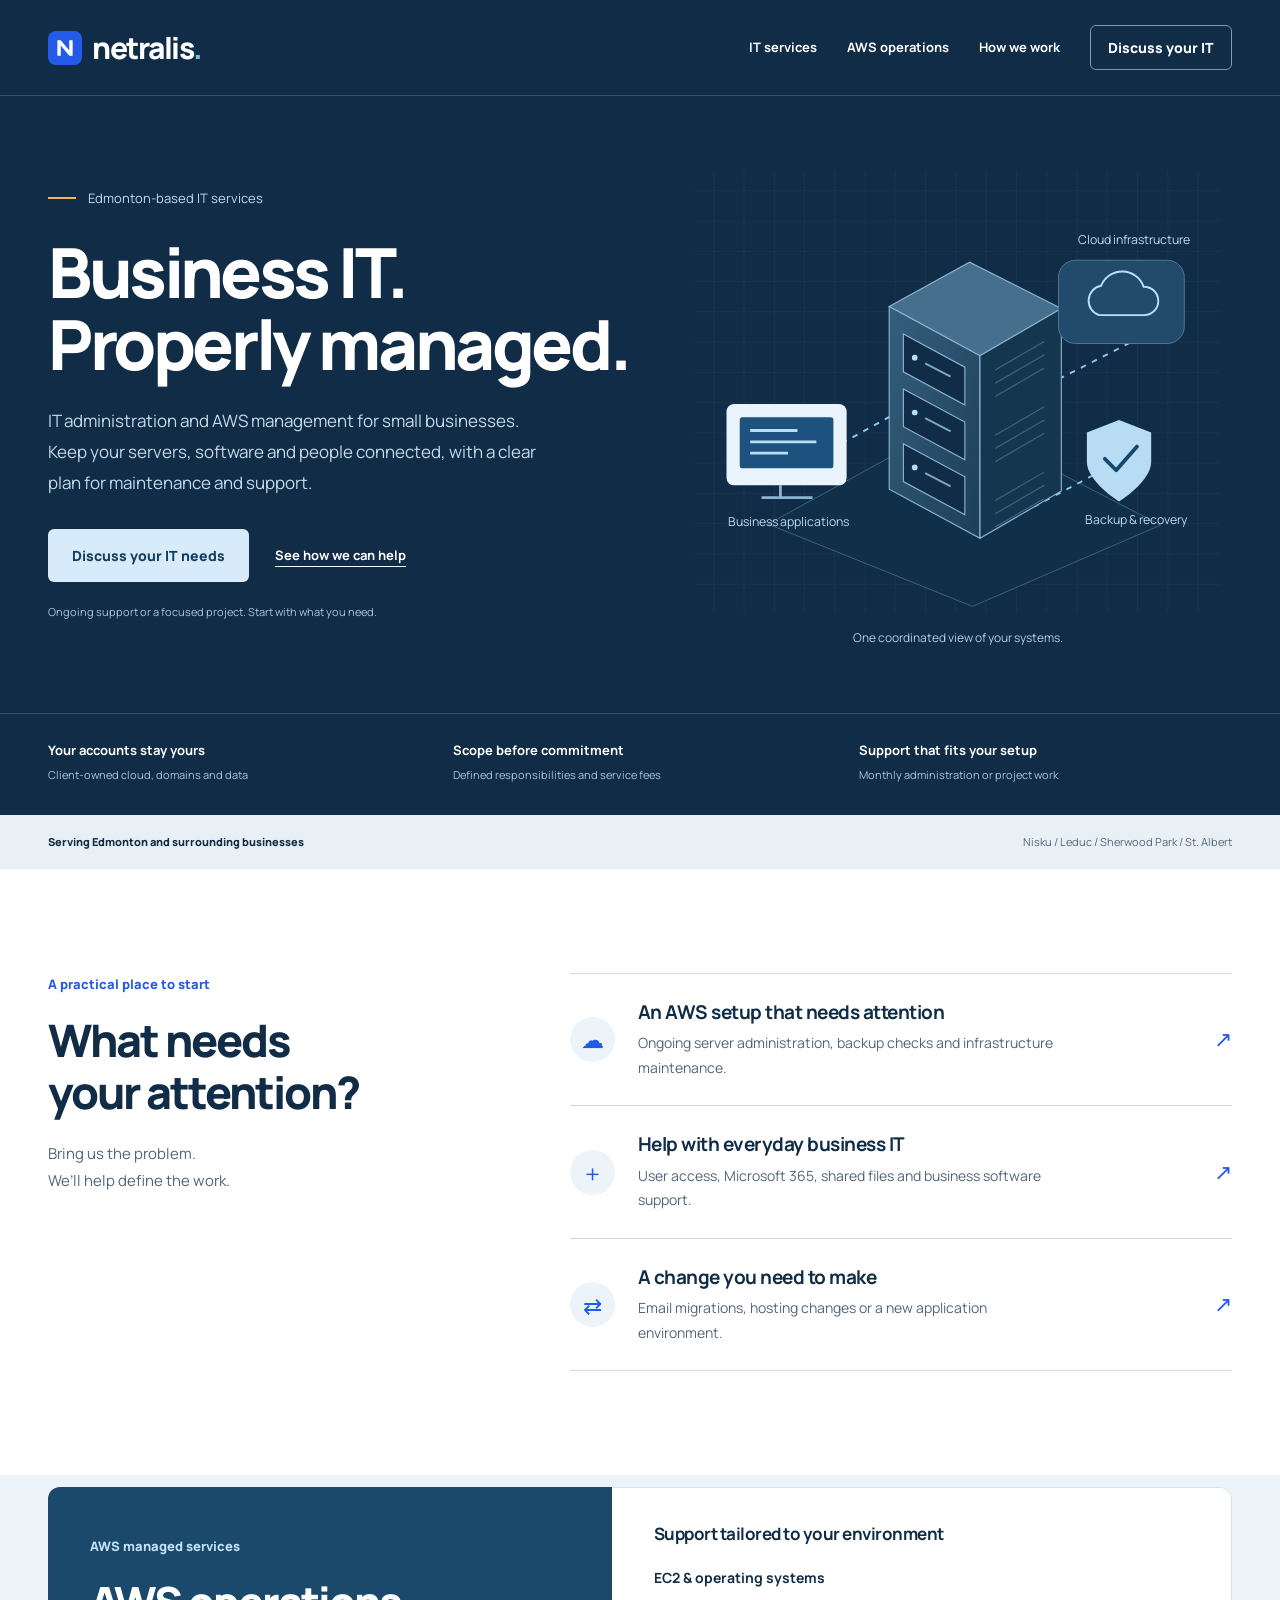
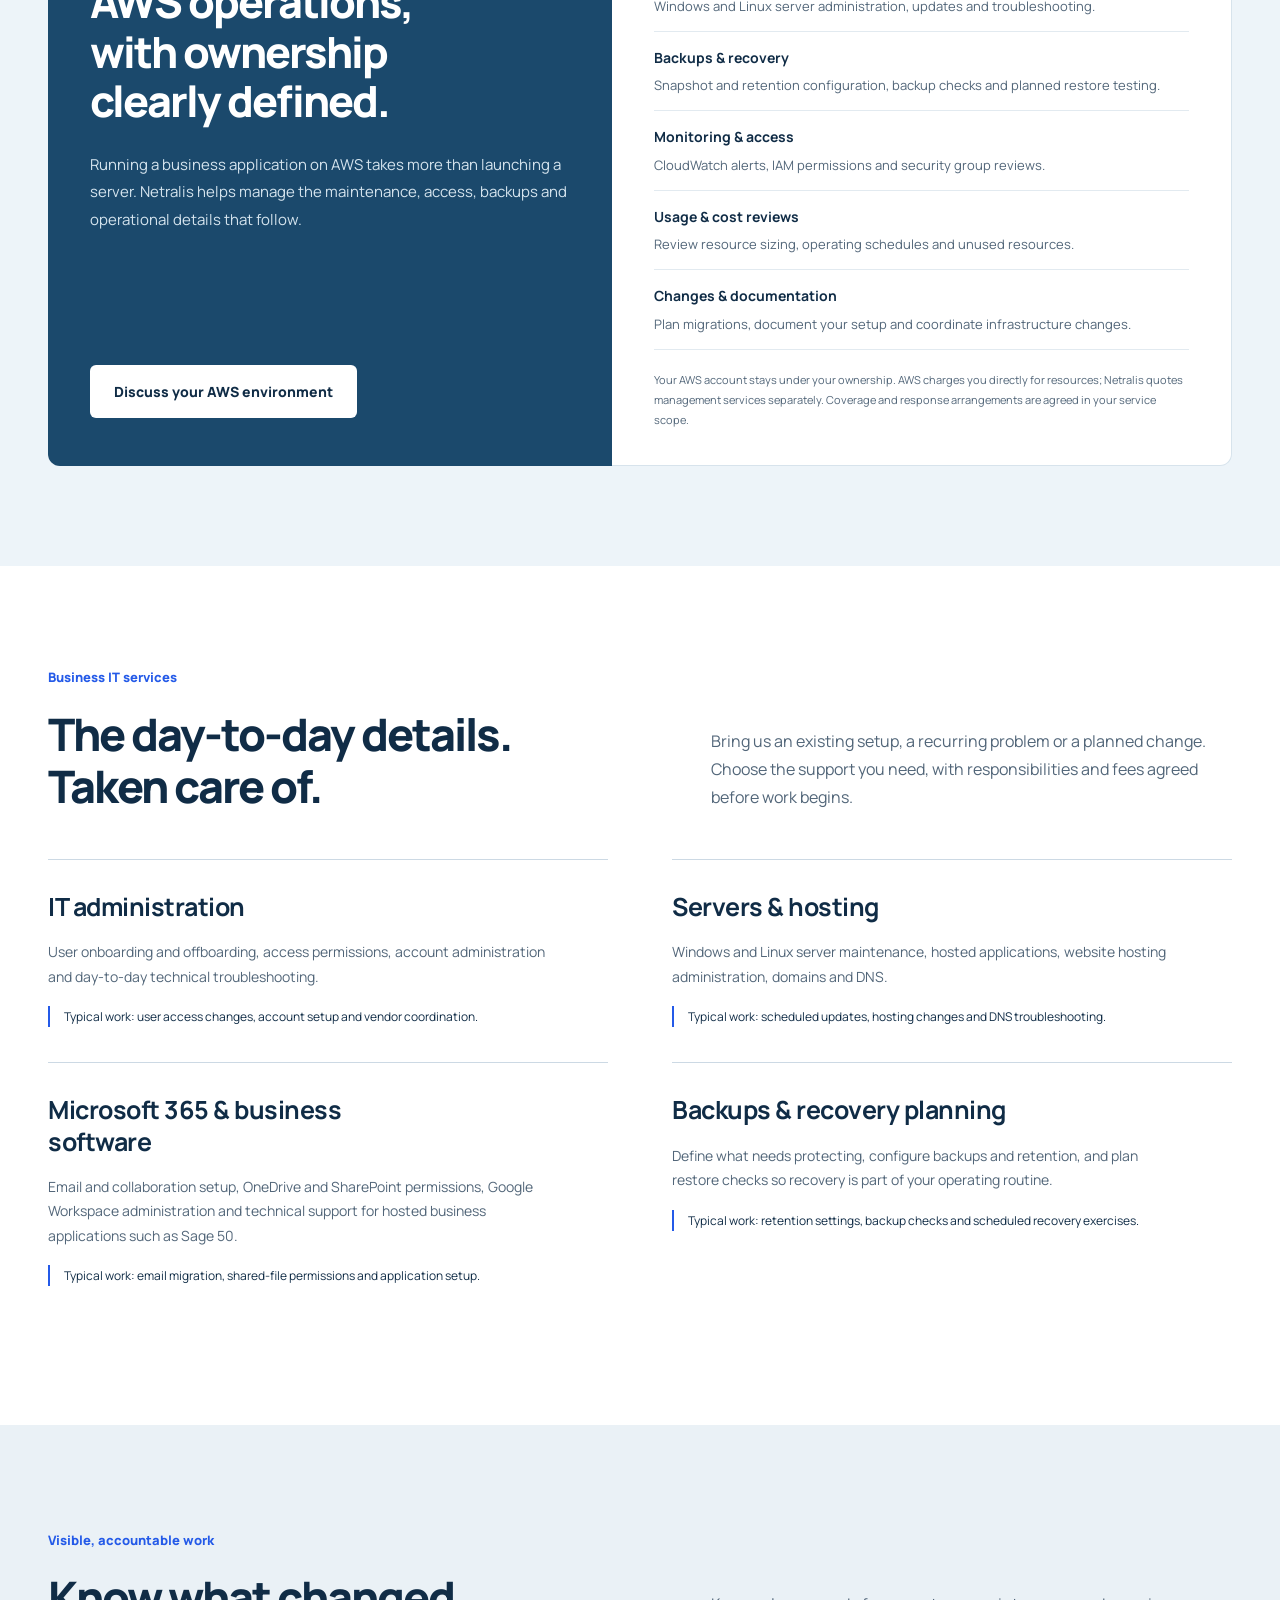
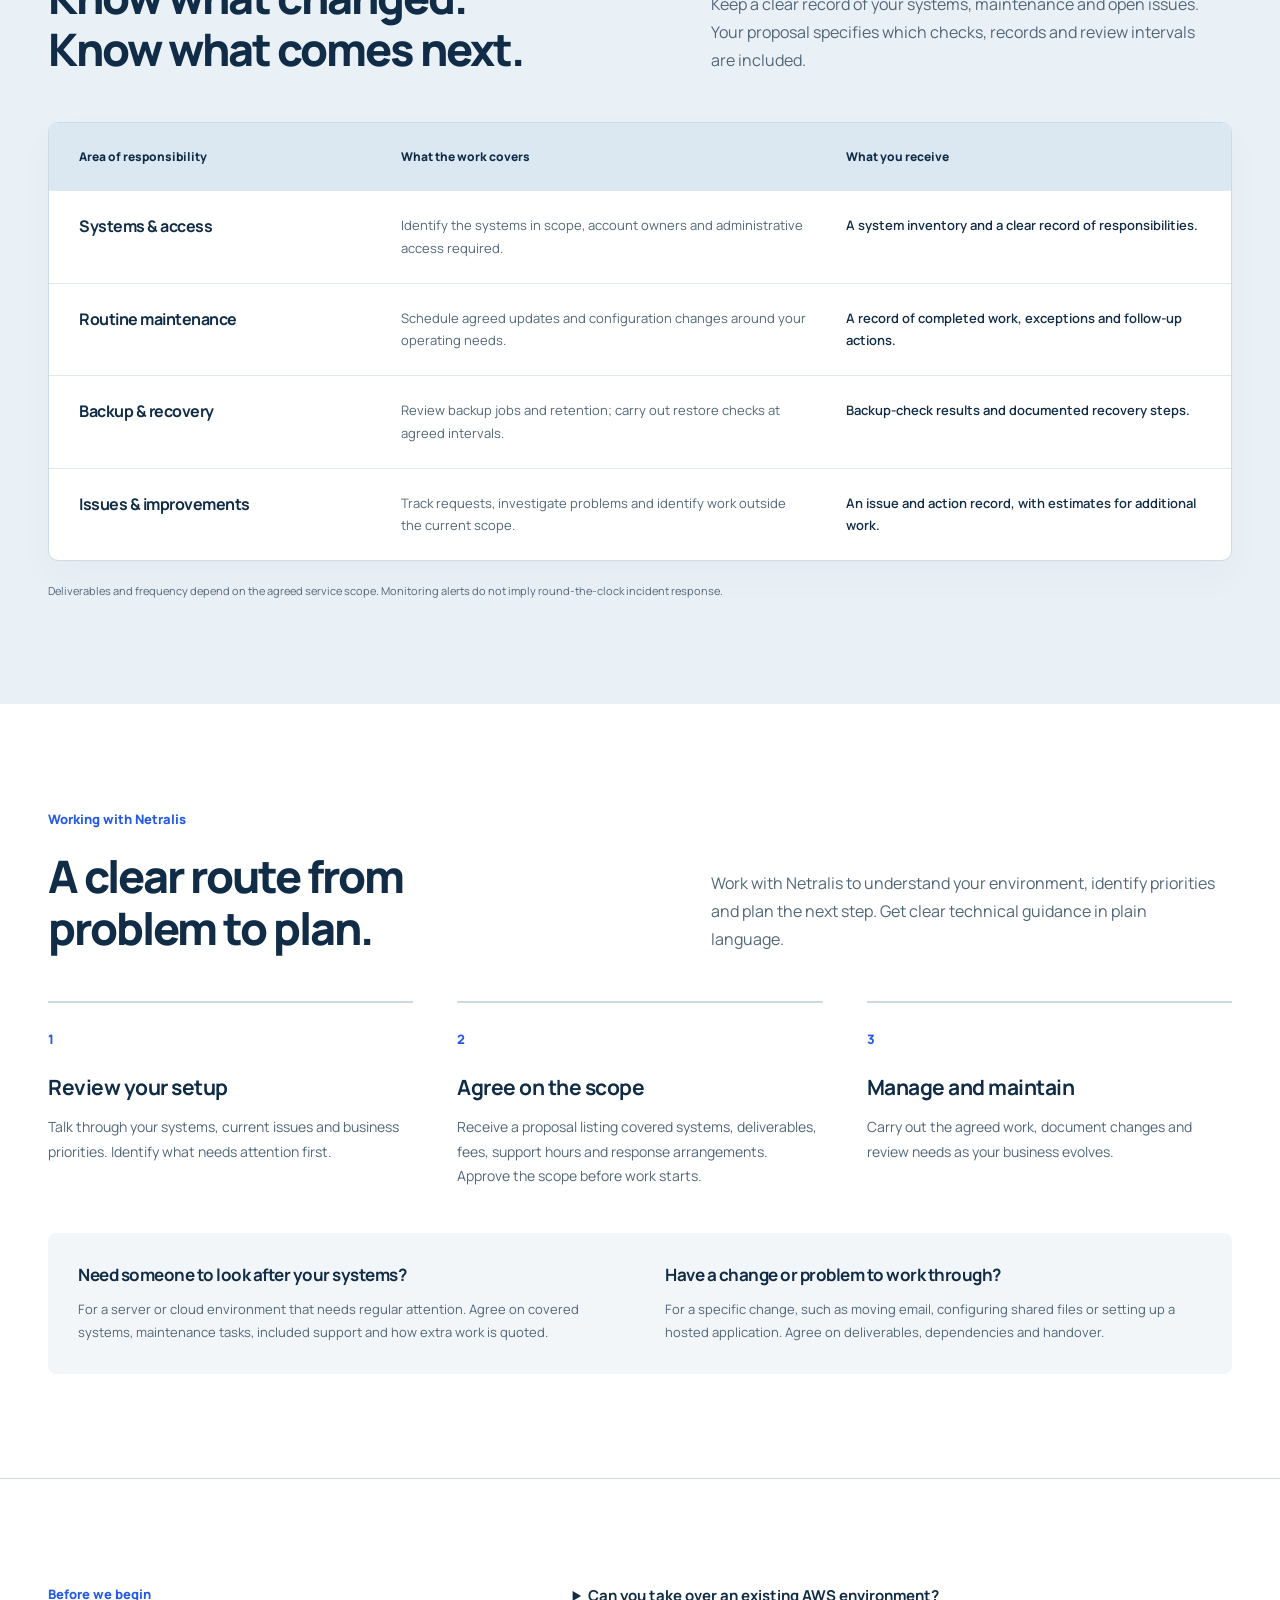
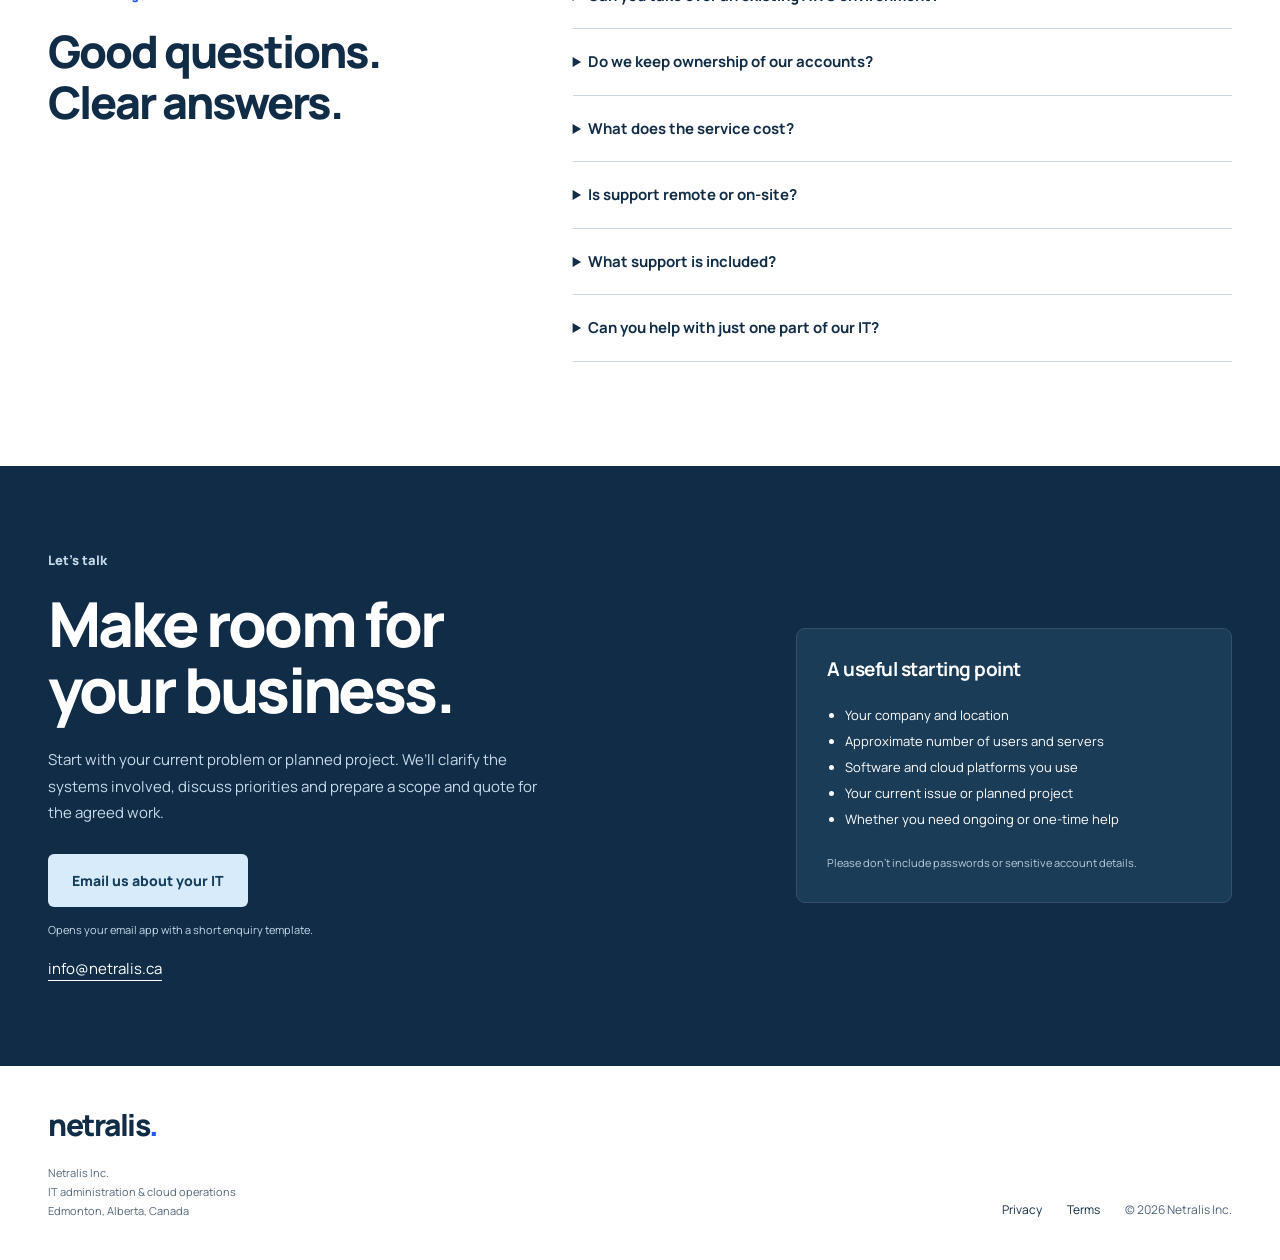
<file: index.html>
<!doctype html>
<html lang="en">
<head>
<meta name="google-site-verification" content="Axuj-FtuDyAu2S4QASSq57omeYWXrvuF9rCHRIwkDIs" />
<meta charset="utf-8"><meta name="viewport" content="width=device-width,initial-scale=1">
<title>IT Support Edmonton &amp; AWS Managed Services | Netralis</title>
<meta name="description" content="IT support and AWS management for Edmonton small businesses. Server maintenance, Microsoft 365 administration and backups, with monthly or project-based service.">
<link rel="canonical" href="https://netralis.ca/">
<meta name="theme-color" content="#102c46">
<meta property="og:locale" content="en_CA"><meta property="og:site_name" content="Netralis"><meta property="og:type" content="website"><meta property="og:title" content="IT Support Edmonton &amp; AWS Managed Services | Netralis"><meta property="og:description" content="IT support and AWS management for Edmonton small businesses. Server maintenance, Microsoft 365 administration and backups, with monthly or project-based service."><meta property="og:url" content="https://netralis.ca/">
<link rel="icon" href="/logo.svg" type="image/svg+xml"><link rel="preconnect" href="https://fonts.googleapis.com"><link rel="preconnect" href="https://fonts.gstatic.com" crossorigin><link href="https://fonts.googleapis.com/css2?family=Manrope:wght@400;500;600;700;800&display=swap" rel="stylesheet"><link rel="stylesheet" href="/styles.css?v=20261112-unified">
<script type="application/ld+json">{"@context":"https://schema.org","@graph":[{"@type":"ProfessionalService","name":"Netralis Inc.","url":"https://netralis.ca/","email":"info@netralis.ca","description":"Edmonton-based IT support, AWS management, server maintenance, Microsoft 365 administration and backup management for small businesses.","address":{"@type":"PostalAddress","addressLocality":"Edmonton","addressRegion":"AB","addressCountry":"CA"},"areaServed":["Edmonton","Nisku","Leduc","Sherwood Park","St. Albert"],"@id":"https://netralis.ca/#business","logo":"https://netralis.ca/logo.svg"},{"@type":"WebSite","@id":"https://netralis.ca/#website","url":"https://netralis.ca/","name":"Netralis","publisher":{"@id":"https://netralis.ca/#business"},"inLanguage":"en-CA"}]}</script>
</head>
<body>
<a class="skip" href="#main">Skip to content</a>
<header class="header"><div class="wrap nav"><a class="brand" href="/" aria-label="Netralis home"><img src="/logo.svg" width="34" height="34" alt="">netralis<span class="brand-dot">.</span></a><nav aria-label="Main navigation"><a href="#services">IT services</a><a href="#aws">AWS operations</a><a href="#approach">How we work</a><a class="button small" href="#contact">Discuss your IT</a></nav></div></header>
<main id="main">
<section class="hero-shell"><div class="hero wrap">
<div class="hero-copy"><p class="location">Edmonton-based IT services</p><h1>Business IT.<br>Properly managed.</h1><p class="intro">IT administration and AWS management for small businesses. Keep your servers, software and people connected, with a clear plan for maintenance and support.</p><div class="actions"><a class="button" href="#contact">Discuss your IT needs</a><a class="text-link" href="#services">See how we can help</a></div><p class="hero-note">Ongoing support or a focused project. Start with what you need.</p></div>
<figure class="infrastructure"><svg viewBox="0 0 580 490" role="img" aria-labelledby="infra-title infra-desc"><title id="infra-title">Your business infrastructure, connected</title><desc id="infra-desc">An illustration connecting cloud infrastructure to servers, business applications and backups. This illustrates service scope, not live monitoring.</desc><defs><pattern id="grid" width="32" height="32" patternUnits="userSpaceOnUse"><path d="M32 0H0V32" fill="none" stroke="#284863" stroke-width=".6"/></pattern><linearGradient id="rack-face" x1="0" x2="1" y1="0" y2="1"><stop stop-color="#355f7d"/><stop offset="1" stop-color="#1d3e59"/></linearGradient></defs><rect x="12" y="12" width="556" height="466" rx="16" fill="url(#grid)"/><path d="M90 385 290 275 505 386 306 472Z" fill="#102f49" stroke="#42647c"/><path d="M111 331 250 254M328 267 473 193M325 391 472 313" fill="none" stroke="#8dc7ef" stroke-width="2" stroke-dasharray="6 7"/>
<g stroke="#8bb4d2" stroke-width="1.2"><path d="m218 155 85-47 97 49-86 50Z" fill="#466f8d"/><path d="m218 155 96 52v193l-96-52Z" fill="url(#rack-face)"/><path d="m314 207 86-50v193l-86 50Z" fill="#15364f"/><path d="m233 184 65 35v40l-65-35Z" fill="#102c46"/><path d="m233 242 65 35v40l-65-35Z" fill="#102c46"/><path d="m233 300 65 35v40l-65-35Z" fill="#102c46"/><path d="m330 222 52-30m-52 44 52-30m-52 44 52-30m-52 71 52-30m-52 44 52-30m-52 44 52-30m-52 71 52-30m-52 44 52-30m-52 44 52-30" stroke="#40657f"/></g>
<g fill="#b3dfff"><circle cx="245" cy="209" r="3"/><circle cx="245" cy="267" r="3"/><circle cx="245" cy="325" r="3"/></g><g stroke="#80a6c0" stroke-width="2"><path d="m256 215 27 14m-27 44 27 14m-27 44 27 14"/></g>
<g transform="translate(46 258)"><rect width="127" height="86" rx="8" fill="#e9f3fb"/><rect x="14" y="14" width="99" height="54" rx="3" fill="#1c527d"/><path d="M25 28h50m-50 12h70m-70 12h40" stroke="#b8ddf8" stroke-width="3"/><path d="M57 86v13m-20 0h54" stroke="#8bb4d2" stroke-width="3"/></g>
<g transform="translate(397 106)"><rect width="133" height="88" rx="18" fill="#224b6b" stroke="#527b99"/><path d="M43 58h48a15 15 0 0 0-1-30 24 24 0 0 0-45-1 16 16 0 0 0-2 31Z" fill="none" stroke="#b9dfff" stroke-width="2"/></g>
<g transform="translate(422 275)"><path d="m39 0 34 13v31c0 21-34 42-34 42S5 65 5 44V13Z" fill="#b8dcf3"/><path d="m24 41 12 12 22-25" fill="none" stroke="#15486d" stroke-width="4" stroke-linecap="round" stroke-linejoin="round"/></g>
<g font-family="Manrope,Arial,sans-serif" font-size="13" fill="#c2d8e9"><text x="418" y="89">Cloud infrastructure</text><text x="48" y="387">Business applications</text><text x="425" y="385">Backup &amp; recovery</text></g></svg><figcaption>One coordinated view of your systems.</figcaption></figure>
</div><div class="hero-foundation wrap"><div><strong>Your accounts stay yours</strong><span>Client-owned cloud, domains and data</span></div><div><strong>Scope before commitment</strong><span>Defined responsibilities and service fees</span></div><div><strong>Support that fits your setup</strong><span>Monthly administration or project work</span></div></div></section>
<div class="service-band"><div class="wrap"><p>Serving Edmonton and surrounding businesses</p><span>Nisku / Leduc / Sherwood Park / St. Albert</span></div></div>
<section class="wrap section entry-section" id="start"><div class="entry-heading"><p class="section-label">A practical place to start</p><h2>What needs<br>your attention?</h2><p>Bring us the problem.<br>We’ll help define the work.</p></div><div class="entry-options"><a href="#aws"><span class="entry-icon" aria-hidden="true">☁</span><div><h3>An AWS setup that needs attention</h3><p>Ongoing server administration, backup checks and infrastructure maintenance.</p></div><span class="entry-arrow" aria-hidden="true">↗</span></a><a href="#services"><span class="entry-icon" aria-hidden="true">＋</span><div><h3>Help with everyday business IT</h3><p>User access, Microsoft 365, shared files and business software support.</p></div><span class="entry-arrow" aria-hidden="true">↗</span></a><a href="#approach"><span class="entry-icon" aria-hidden="true">⇄</span><div><h3>A change you need to make</h3><p>Email migrations, hosting changes or a new application environment.</p></div><span class="entry-arrow" aria-hidden="true">↗</span></a></div></section>
<section class="aws-section" id="aws"><div class="wrap aws-layout"><div class="aws-intro"><p class="section-label">AWS managed services</p><h2>AWS operations,<br>with ownership<br>clearly defined.</h2><p class="section-intro">Running a business application on AWS takes more than launching a server. Netralis helps manage the maintenance, access, backups and operational details that follow.</p><a class="button light" href="mailto:info@netralis.ca?subject=AWS%20management%20enquiry">Discuss your AWS environment</a></div><div class="aws-scope"><h3>Support tailored to your environment</h3><ul><li><strong>EC2 & operating systems</strong><span>Windows and Linux server administration, updates and troubleshooting.</span></li><li><strong>Backups & recovery</strong><span>Snapshot and retention configuration, backup checks and planned restore testing.</span></li><li><strong>Monitoring & access</strong><span>CloudWatch alerts, IAM permissions and security group reviews.</span></li><li><strong>Usage & cost reviews</strong><span>Review resource sizing, operating schedules and unused resources.</span></li><li><strong>Changes & documentation</strong><span>Plan migrations, document your setup and coordinate infrastructure changes.</span></li></ul><p class="scope-note">Your AWS account stays under your ownership. AWS charges you directly for resources; Netralis quotes management services separately. Coverage and response arrangements are agreed in your service scope.</p></div></div></section>
<section class="wrap section" id="services"><div class="section-heading"><div><p class="section-label">Business IT services</p><h2>The day-to-day details.<br>Taken care of.</h2></div><p>Bring us an existing setup, a recurring problem or a planned change. Choose the support you need, with responsibilities and fees agreed before work begins.</p></div><div class="service-list"><article><div class="service-title"><h3>IT administration</h3></div><div><p>User onboarding and offboarding, access permissions, account administration and day-to-day technical troubleshooting.</p><p class="service-detail">Typical work: user access changes, account setup and vendor coordination.</p></div></article><article><div class="service-title"><h3>Servers &amp; hosting</h3></div><div><p>Windows and Linux server maintenance, hosted applications, website hosting administration, domains and DNS.</p><p class="service-detail">Typical work: scheduled updates, hosting changes and DNS troubleshooting.</p></div></article><article><div class="service-title"><h3>Microsoft 365 & business software</h3></div><div><p>Email and collaboration setup, OneDrive and SharePoint permissions, Google Workspace administration and technical support for hosted business applications such as Sage 50.</p><p class="service-detail">Typical work: email migration, shared-file permissions and application setup.</p></div></article><article><div class="service-title"><h3>Backups & recovery planning</h3></div><div><p>Define what needs protecting, configure backups and retention, and plan restore checks so recovery is part of your operating routine.</p><p class="service-detail">Typical work: retention settings, backup checks and scheduled recovery exercises.</p></div></article></div></section>
<section class="deliverables-section" id="deliverables"><div class="wrap section"><div class="section-heading"><div><p class="section-label">Visible, accountable work</p><h2>Know what changed.<br>Know what comes next.</h2></div><p>Keep a clear record of your systems, maintenance and open issues. Your proposal specifies which checks, records and review intervals are included.</p></div><div class="deliverables"><div class="delivery-head"><span>Area of responsibility</span><span>What the work covers</span><span>What you receive</span></div><article><h3>Systems &amp; access</h3><p>Identify the systems in scope, account owners and administrative access required.</p><p>A system inventory and a clear record of responsibilities.</p></article><article><h3>Routine maintenance</h3><p>Schedule agreed updates and configuration changes around your operating needs.</p><p>A record of completed work, exceptions and follow-up actions.</p></article><article><h3>Backup &amp; recovery</h3><p>Review backup jobs and retention; carry out restore checks at agreed intervals.</p><p>Backup-check results and documented recovery steps.</p></article><article><h3>Issues &amp; improvements</h3><p>Track requests, investigate problems and identify work outside the current scope.</p><p>An issue and action record, with estimates for additional work.</p></article></div><p class="delivery-note">Deliverables and frequency depend on the agreed service scope. Monitoring alerts do not imply round-the-clock incident response.</p></div></section>
<section class="approach-section" id="approach"><div class="wrap section"><div class="section-heading"><div><p class="section-label">Working with Netralis</p><h2>A clear route from<br>problem to plan.</h2></div><p>Work with Netralis to understand your environment, identify priorities and plan the next step. Get clear technical guidance in plain language.</p></div><ol class="steps"><li><span>1</span><h3>Review your setup</h3><p>Talk through your systems, current issues and business priorities. Identify what needs attention first.</p></li><li><span>2</span><h3>Agree on the scope</h3><p>Receive a proposal listing covered systems, deliverables, fees, support hours and response arrangements. Approve the scope before work starts.</p></li><li><span>3</span><h3>Manage and maintain</h3><p>Carry out the agreed work, document changes and review needs as your business evolves.</p></li></ol><div class="engagement"><div><h3>Need someone to look after your systems?</h3><p>For a server or cloud environment that needs regular attention. Agree on covered systems, maintenance tasks, included support and how extra work is quoted.</p></div><div><h3>Have a change or problem to work through?</h3><p>For a specific change, such as moving email, configuring shared files or setting up a hosted application. Agree on deliverables, dependencies and handover.</p></div></div></div></section>
<section class="wrap section faq-layout"><div><p class="section-label">Before we begin</p><h2>Good questions.<br>Clear answers.</h2></div><div class="faq"><details><summary>Can you take over an existing AWS environment?</summary><p>Yes. We start by reviewing the account, workloads, permissions and available documentation, then agree on an onboarding plan and the ongoing responsibilities.</p></details><details><summary>Do we keep ownership of our accounts?</summary><p>Yes. Your company retains ownership of its cloud accounts, domains and data. Administrative access is granted as needed for the agreed work.</p></details><details><summary>What does the service cost?</summary><p>Pricing depends on your users, servers, applications, existing setup and support needs. Ongoing administration is quoted as a monthly service; projects are estimated separately. Cloud usage, software licences and other third-party costs are identified separately.</p></details><details><summary>Is support remote or on-site?</summary><p>Services are primarily delivered remotely. For Edmonton-area businesses, any required on-site work can be discussed and included in the proposal. Support hours and response expectations are agreed before service begins.</p></details><details><summary>What support is included?</summary><p>Your proposal defines covered systems, support hours, response arrangements and any included support allowance. After-hours coverage and major changes must be agreed separately. Software licences, cloud usage and third-party charges are separate from management fees. Sage 50 support covers the technical environment; accounting and bookkeeping are outside the service scope.</p></details><details><summary>Can you help with just one part of our IT?</summary><p>Yes. You can engage Netralis for AWS operations, a server, Microsoft 365 administration or a specific project. We can coordinate with your existing software vendors or IT provider.</p></details></div></section>
<section class="contact-section" id="contact"><div class="wrap contact-layout"><div><p class="section-label">Let’s talk</p><h2>Make room for<br>your business.</h2><p>Start with your current problem or planned project. We’ll clarify the systems involved, discuss priorities and prepare a scope and quote for the agreed work.</p><a class="button light" href="mailto:info@netralis.ca?subject=Business%20IT%20services%20enquiry&amp;body=Company%20and%20location%3A%20%0A%0AHelp%20needed%3A%20%0A%0AUsers%20and%20systems%3A%20%0A%0APreferred%20time%20to%20talk%3A%20">Email us about your IT</a><p class="email-help">Opens your email app with a short enquiry template.</p><a class="contact-email" href="mailto:info@netralis.ca">info@netralis.ca</a></div><aside><h3>A useful starting point</h3><ul><li>Your company and location</li><li>Approximate number of users and servers</li><li>Software and cloud platforms you use</li><li>Your current issue or planned project</li><li>Whether you need ongoing or one-time help</li></ul><p>Please don’t include passwords or sensitive account details.</p></aside></div></section>
</main><footer class="wrap footer"><div><a class="brand" href="/">netralis<span class="brand-dot">.</span></a><p>Netralis Inc.<br>IT administration &amp; cloud operations<br>Edmonton, Alberta, Canada</p></div><div class="footer-links"><a href="/privacy.html">Privacy</a><a href="/terms.html">Terms</a><span>© 2026 Netralis Inc.</span></div></footer>
</body></html>
</file>
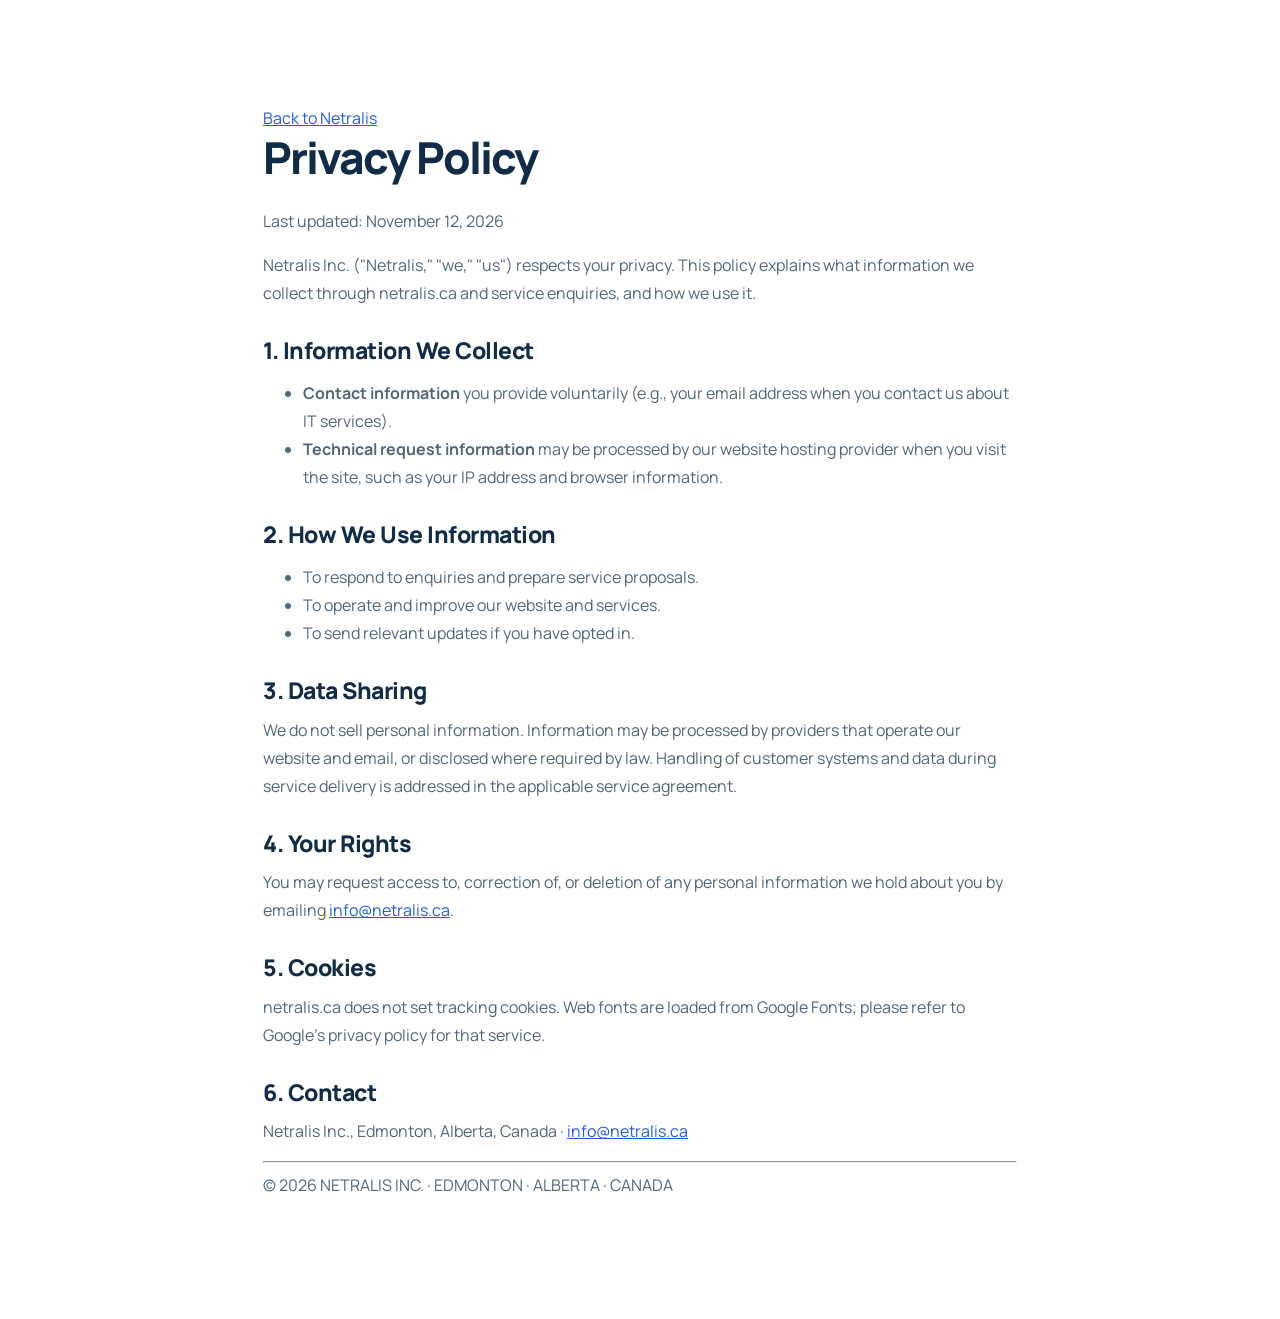
<file: privacy.html>
<!DOCTYPE html>
<html lang="en">
<head>
  <meta charset="UTF-8" />
  <meta name="viewport" content="width=device-width, initial-scale=1.0" />
  <title>Privacy Policy — Netralis Inc.</title>
  <meta name="description" content="Privacy policy for Netralis Inc. and netralis.ca." />
  <link rel="canonical" href="https://netralis.ca/privacy.html" />
  <meta name="theme-color" content="#102c46" />
  <link rel="icon" type="image/svg+xml" href="/logo.svg" />
  <link rel="preconnect" href="https://fonts.googleapis.com" />
  <link rel="preconnect" href="https://fonts.gstatic.com" crossorigin />
  <link href="https://fonts.googleapis.com/css2?family=Manrope:wght@400;500;600;700;800&display=swap" rel="stylesheet" />
  <link rel="stylesheet" href="/styles.css?v=20261112-unified" />
</head>
<body>
  <main class="wrap section legal">
    <a href="/" class="back">Back to Netralis</a>

    <h1>Privacy Policy</h1>
    <p class="updated">Last updated: November 12, 2026</p>

    <p>Netralis Inc. ("Netralis," "we," "us") respects your privacy. This policy explains what information we collect through netralis.ca and service enquiries, and how we use it.</p>

    <h2>1. Information We Collect</h2>
    <ul>
      <li><strong>Contact information</strong> you provide voluntarily (e.g., your email address when you contact us about IT services).</li>
      <li><strong>Technical request information</strong> may be processed by our website hosting provider when you visit the site, such as your IP address and browser information.</li>
    </ul>

    <h2>2. How We Use Information</h2>
    <ul>
      <li>To respond to enquiries and prepare service proposals.</li>
      <li>To operate and improve our website and services.</li>
      <li>To send relevant updates if you have opted in.</li>
    </ul>

    <h2>3. Data Sharing</h2>
    <p>We do not sell personal information. Information may be processed by providers that operate our website and email, or disclosed where required by law. Handling of customer systems and data during service delivery is addressed in the applicable service agreement.</p>

    <h2>4. Your Rights</h2>
    <p>You may request access to, correction of, or deletion of any personal information we hold about you by emailing <a href="mailto:info@netralis.ca">info@netralis.ca</a>.</p>

    <h2>5. Cookies</h2>
    <p>netralis.ca does not set tracking cookies. Web fonts are loaded from Google Fonts; please refer to Google's privacy policy for that service.</p>

    <h2>6. Contact</h2>
    <p>Netralis Inc., Edmonton, Alberta, Canada · <a href="mailto:info@netralis.ca">info@netralis.ca</a></p>

    <hr />
    <p>© 2026 NETRALIS INC. · EDMONTON · ALBERTA · CANADA</p>
  </main>
</body>
</html>
</file>
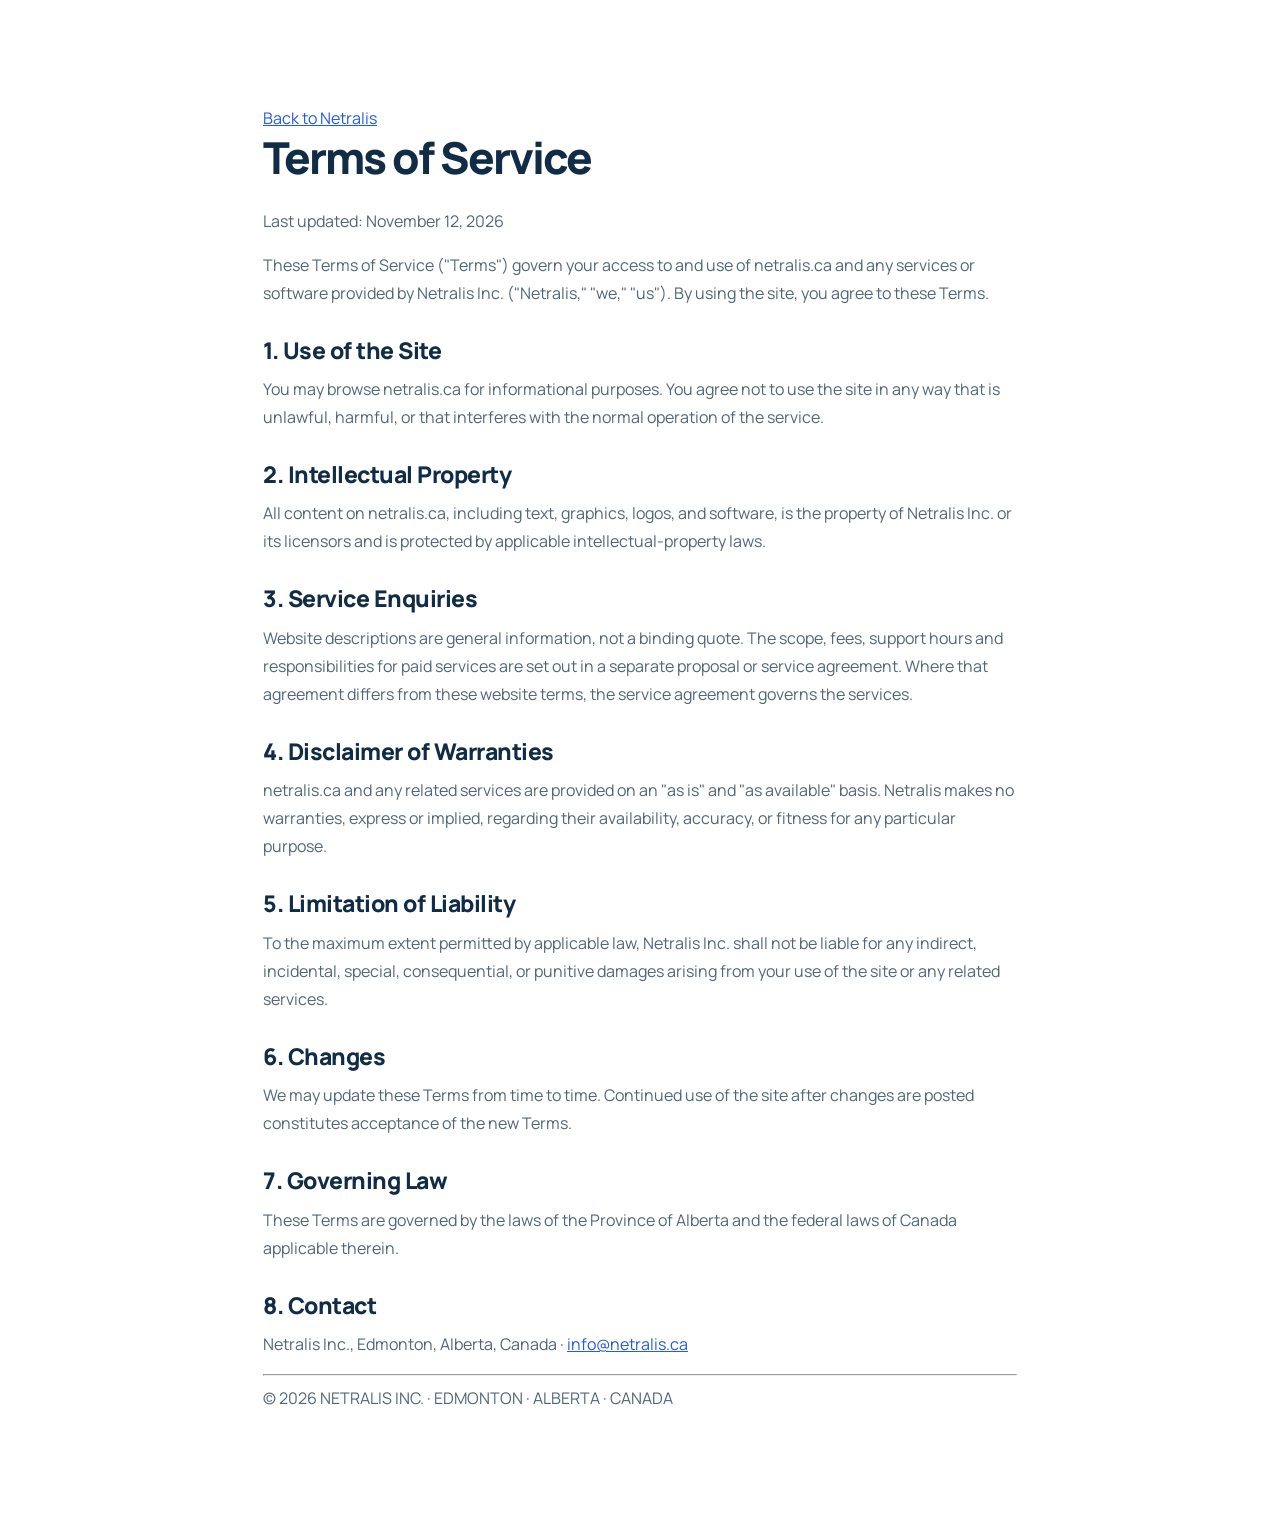
<file: terms.html>
<!DOCTYPE html>
<html lang="en">
<head>
  <meta charset="UTF-8" />
  <meta name="viewport" content="width=device-width, initial-scale=1.0" />
  <title>Terms of Service — Netralis Inc.</title>
  <meta name="description" content="Terms of service for Netralis Inc. and netralis.ca." />
  <link rel="canonical" href="https://netralis.ca/terms.html" />
  <meta name="theme-color" content="#102c46" />
  <link rel="icon" type="image/svg+xml" href="/logo.svg" />
  <link rel="preconnect" href="https://fonts.googleapis.com" />
  <link rel="preconnect" href="https://fonts.gstatic.com" crossorigin />
  <link href="https://fonts.googleapis.com/css2?family=Manrope:wght@400;500;600;700;800&display=swap" rel="stylesheet" />
  <link rel="stylesheet" href="/styles.css?v=20261112-unified" />
</head>
<body>
  <main class="wrap section legal">
    <a href="/" class="back">Back to Netralis</a>

    <h1>Terms of Service</h1>
    <p class="updated">Last updated: November 12, 2026</p>

    <p>These Terms of Service ("Terms") govern your access to and use of netralis.ca and any services or software provided by Netralis Inc. ("Netralis," "we," "us"). By using the site, you agree to these Terms.</p>

    <h2>1. Use of the Site</h2>
    <p>You may browse netralis.ca for informational purposes. You agree not to use the site in any way that is unlawful, harmful, or that interferes with the normal operation of the service.</p>

    <h2>2. Intellectual Property</h2>
    <p>All content on netralis.ca, including text, graphics, logos, and software, is the property of Netralis Inc. or its licensors and is protected by applicable intellectual-property laws.</p>

    <h2>3. Service Enquiries</h2>
    <p>Website descriptions are general information, not a binding quote. The scope, fees, support hours and responsibilities for paid services are set out in a separate proposal or service agreement. Where that agreement differs from these website terms, the service agreement governs the services.</p>

    <h2>4. Disclaimer of Warranties</h2>
    <p>netralis.ca and any related services are provided on an "as is" and "as available" basis. Netralis makes no warranties, express or implied, regarding their availability, accuracy, or fitness for any particular purpose.</p>

    <h2>5. Limitation of Liability</h2>
    <p>To the maximum extent permitted by applicable law, Netralis Inc. shall not be liable for any indirect, incidental, special, consequential, or punitive damages arising from your use of the site or any related services.</p>

    <h2>6. Changes</h2>
    <p>We may update these Terms from time to time. Continued use of the site after changes are posted constitutes acceptance of the new Terms.</p>

    <h2>7. Governing Law</h2>
    <p>These Terms are governed by the laws of the Province of Alberta and the federal laws of Canada applicable therein.</p>

    <h2>8. Contact</h2>
    <p>Netralis Inc., Edmonton, Alberta, Canada · <a href="mailto:info@netralis.ca">info@netralis.ca</a></p>

    <hr />
    <p>© 2026 NETRALIS INC. · EDMONTON · ALBERTA · CANADA</p>
  </main>
</body>
</html>
</file>
<file: styles.css>
:root{--navy:#102c46;--blue:#245ae8;--ice:#edf4f9;--slate:#526679;--white:#fff;--line:#ccd9e4;--accent:#f1b65a}
*{box-sizing:border-box}html{scroll-behavior:smooth;scroll-padding-top:30px}body{margin:0;color:var(--navy);background:white;font-family:Manrope,Arial,sans-serif;font-size:16px;line-height:1.75}a{color:inherit}a:focus-visible,summary:focus-visible{outline:3px solid #cf8300;outline-offset:6px}h1,h2,h3,p,figure{margin:0}h1,h2,h3{line-height:1.15}h1,h2{font-weight:800;letter-spacing:-2px;text-wrap:balance}h2{font-size:clamp(32px,3.5vw,48px)}h3{font-size:21px;letter-spacing:-.5px}.wrap{width:100%;max-width:1280px;margin:auto;padding-left:48px;padding-right:48px}.section{padding-top:104px;padding-bottom:104px}.section-label{font-size:13px;font-weight:800;margin-bottom:19px;color:var(--blue)}.section-heading{display:grid;grid-template-columns:1.1fr 1fr;gap:90px;align-items:end;margin-bottom:48px}.section-heading>p{color:var(--slate);max-width:510px}.header{background:var(--navy);color:white}.nav{height:96px;display:flex;align-items:center;justify-content:space-between;gap:25px;border-bottom:1px solid #365069}.brand{display:inline-flex;align-items:center;font-size:30px;font-weight:800;letter-spacing:-1.5px;text-decoration:none;line-height:1}.brand img{margin-right:10px}.brand-dot{color:#80b7ef}nav{display:flex;gap:30px;align-items:center;font-size:13px;font-weight:700}nav>a{text-decoration:none}nav>a:hover{color:#b8dcf3}.button{display:inline-flex;align-items:center;justify-content:center;text-decoration:none;background:var(--blue);color:white;padding:15px 23px;border:1px solid transparent;border-radius:6px;font-size:14px;font-weight:800;line-height:1.5;min-height:48px}.button:hover{background:#1745bd;color:white}.button.small{padding:11px 17px;background:transparent;border-color:#8299ad;min-height:44px}.button.small:hover{background:#274760}.button.light{background:white;color:var(--navy)}.button.light:hover{background:#dcecf9}.hero-shell{background:var(--navy);color:white}.hero{display:grid;grid-template-columns:1.1fr 1fr;gap:32px;align-items:center;padding-top:64px;padding-bottom:65px}.hero h1{font-size:clamp(52px,5.4vw,76px);letter-spacing:-3.4px;line-height:1.04}.location{display:flex;align-items:center;gap:12px;font-size:13px;color:#c7daeb;margin-bottom:26px}.location:before{content:"";width:28px;height:2px;background:var(--accent)}.intro{font-size:17px;color:#c7daeb;line-height:1.8;max-width:510px;margin-top:27px}.actions{display:flex;align-items:center;gap:26px;flex-wrap:wrap;margin-top:31px}.hero .button{background:#d7ebfa;color:#143d5e}.hero .button:hover{background:white}.text-link{font-size:13px;font-weight:700;text-underline-offset:6px}.hero-note{font-size:11px;color:#aec5d8;margin-top:20px}.infrastructure{min-width:0}.infrastructure svg{display:block;width:100%;height:auto}.infrastructure figcaption{font-size:12px;text-align:center;color:#b7cddd;margin-top:4px}.hero-foundation{display:grid;grid-template-columns:repeat(3,1fr);gap:32px;padding-top:25px;padding-bottom:31px;border-top:1px solid #365069}.hero-foundation strong{font-size:13px;display:block}.hero-foundation span{font-size:11px;color:#aec5d8;display:block;margin-top:3px}.service-band{background:#e8f0f6;padding:17px 0}.service-band .wrap{display:flex;justify-content:space-between;gap:20px;font-size:11px}.service-band p{font-weight:800}.service-band span{color:var(--slate)}.entry-section{display:grid;grid-template-columns:.8fr 1.2fr;gap:80px}.entry-heading>p:last-child{margin-top:24px;color:var(--slate);font-size:15px}.entry-options>a{display:flex;align-items:center;gap:23px;padding:25px 0;text-decoration:none;border-bottom:1px solid var(--line)}.entry-options>a:first-child{border-top:1px solid var(--line)}.entry-options h3{font-size:19px;line-height:1.4}.entry-options p{font-size:14px;color:var(--slate);margin-top:6px;max-width:420px}.entry-icon{display:flex;align-items:center;justify-content:center;background:var(--ice);color:var(--blue);width:45px;height:45px;border-radius:50%;flex-shrink:0;font-size:23px}.entry-arrow{font-size:22px;color:var(--blue);margin-left:auto}.entry-options>a:hover h3{color:var(--blue)}.aws-section{background:#edf4f9;padding:0 0 100px}.aws-layout{display:grid;grid-template-columns:1fr 1.1fr;gap:0;padding-top:12px}.aws-intro{background:#1b496c;color:white;padding:48px 42px;border-radius:12px 0 0 12px;display:flex;flex-direction:column;align-items:start}.aws-intro .section-label{color:#c3e0f5}.aws-intro h2{font-size:43px}.section-intro{font-size:15px;line-height:1.85;color:#d5e4ee;margin:25px 0 31px}.aws-intro .button{margin-top:auto}.aws-scope{background:white;padding:36px 42px;border:1px solid #d7e3ec;border-left:0;border-radius:0 12px 12px 0}.aws-scope h3{font-size:17px;margin-bottom:8px}.aws-scope ul{list-style:none;padding:0;margin:0}.aws-scope li{padding:14px 0;border-bottom:1px solid #e2eaf0}.aws-scope strong{font-size:14px;display:block}.aws-scope li span{font-size:13px;line-height:1.7;color:var(--slate);display:block;margin-top:4px}.scope-note{font-size:11px;line-height:1.8;color:var(--slate);margin-top:20px}#services{padding-top:100px}.service-list{display:grid;grid-template-columns:1fr 1fr;column-gap:64px}.service-list article{padding:31px 0 35px;border-top:1px solid var(--line)}.service-title h3{font-size:25px;line-height:1.25;max-width:390px;margin-bottom:18px}.service-list article p{font-size:14px;color:var(--slate);max-width:505px}.service-list article .service-detail{font-size:12px;color:var(--navy);margin-top:17px;padding-left:14px;border-left:2px solid var(--blue)}.deliverables-section{background:#eaf1f6}.deliverables{background:white;border:1px solid #cbdbe7;border-radius:10px;overflow:hidden;box-shadow:0 16px 36px #102c4608}.delivery-head,.deliverables article{display:grid;grid-template-columns:.8fr 1.15fr 1fr;gap:38px;padding:23px 30px}.delivery-head{background:#dbe8f2;font-size:12px;font-weight:800}.deliverables article{border-top:1px solid #e1e9ef;align-items:start}.deliverables h3{font-size:16px;line-height:1.6}.deliverables p{font-size:13px;color:var(--slate)}.deliverables article>p:last-child{font-weight:600;color:var(--navy)}.delivery-note{font-size:11px;color:var(--slate);margin-top:20px}.steps{list-style:none;display:grid;grid-template-columns:repeat(3,1fr);gap:44px;margin:0;padding:0}.steps li{border-top:2px solid var(--line);padding-top:25px}.steps li>span{color:var(--blue);font-size:13px;font-weight:800;display:block;margin-bottom:24px}.steps h3{margin-bottom:16px}.steps p{font-size:14px;color:var(--slate)}.engagement{display:grid;grid-template-columns:1fr 1fr;gap:50px;background:#f2f6f9;border-radius:8px;padding:30px;margin-top:44px}.engagement h3{font-size:17px;line-height:1.4;margin-bottom:12px}.engagement p{font-size:13px;color:var(--slate)}.faq-layout{border-top:1px solid var(--line);display:grid;grid-template-columns:.8fr 1.2fr;gap:85px}.faq details{padding:20px 0;border-bottom:1px solid var(--line)}.faq details:first-child{padding-top:0}.faq summary{font-size:15px;font-weight:700;cursor:pointer;line-height:1.7;padding-right:12px}.faq p{font-size:14px;color:var(--slate);margin-top:15px}.contact-section{background:var(--navy);color:white;padding:83px 0}.contact-layout{display:grid;grid-template-columns:1.2fr .8fr;gap:95px;align-items:center}.contact-layout .section-label{color:#c7daeb}.contact-layout h2{font-size:62px;line-height:1.07;letter-spacing:-2.8px}.contact-layout>div>p:not(.section-label){font-size:15px;max-width:490px;margin:24px 0 28px;color:#c7daeb}.contact-layout>div>p.email-help{font-size:11px;margin:13px 0 0}.contact-email{display:block;width:fit-content;margin-top:17px;font-size:15px;text-underline-offset:6px}.contact-layout aside{padding:30px;background:#1b3c57;border:1px solid #365069;border-radius:9px}.contact-layout aside h3{font-size:19px}.contact-layout ul{padding-left:18px;margin:21px 0;font-size:13px;line-height:2}.contact-layout aside>p{font-size:11px;color:#b7cddd}.footer{display:flex;justify-content:space-between;gap:30px;align-items:end;padding-top:44px;padding-bottom:40px}.footer .brand-dot{color:var(--blue)}.footer p{font-size:11px;color:var(--slate);margin-top:19px}.footer-links{display:flex;gap:25px;font-size:12px}.footer-links a{text-decoration:none}.footer-links span{color:var(--slate)}.skip{position:absolute;top:-100px;background:white;padding:12px;z-index:5}.skip:focus{top:0}.legal{max-width:850px;min-height:65vh}.legal h1{font-size:44px;margin-bottom:24px}.legal h2{font-size:23px;margin:30px 0 12px;letter-spacing:-.5px}.legal p,.legal ul{color:var(--slate);margin-bottom:16px}.legal a{color:var(--blue)}
@media(max-width:1050px){.wrap{padding-left:32px;padding-right:32px}.hero h1{font-size:60px}.hero{gap:20px}.intro{font-size:16px}nav{gap:20px}nav>a:nth-child(3){display:none}.entry-section,.section-heading,.faq-layout,.contact-layout{gap:45px}.aws-intro,.aws-scope{padding:34px 28px}.aws-intro h2{font-size:36px}.service-list{column-gap:35px}.delivery-head,.deliverables article{gap:24px;padding:22px}.contact-layout h2{font-size:52px}}
@media(max-width:740px){.wrap{padding-left:24px;padding-right:24px}.section{padding-top:65px;padding-bottom:65px}.nav{height:78px}.brand{font-size:27px}.brand img{width:29px;height:29px}nav>a:not(.button){display:none}.button.small{font-size:12px;padding:10px 13px}.hero{grid-template-columns:1fr;padding-top:49px;padding-bottom:35px;gap:27px}.hero h1{font-size:clamp(45px,8.5vw,64px);letter-spacing:-2.2px}.intro{font-size:16px;max-width:540px;margin-top:24px}.location{font-size:12px;margin-bottom:24px}.hero-note{font-size:11px}.infrastructure{max-width:440px;width:100%;margin:auto}.infrastructure figcaption{font-size:11px}.hero-foundation{grid-template-columns:1fr;gap:16px;padding-top:22px;padding-bottom:25px}.hero-foundation>div{display:flex;flex-wrap:wrap;gap:3px 16px;justify-content:space-between}.hero-foundation strong{font-size:12px}.hero-foundation span{font-size:11px;margin-top:0}.service-band .wrap{flex-direction:column;gap:5px}.service-band{padding:16px 0}.service-band span{font-size:10px}.entry-section,.section-heading,.faq-layout,.contact-layout{grid-template-columns:1fr;gap:29px}h2{font-size:35px;letter-spacing:-1.4px}.section-label{margin-bottom:15px}.entry-heading>p:last-child{margin-top:18px}.entry-options>a{gap:14px;padding:22px 0}.entry-options h3{font-size:17px}.entry-options p{font-size:13px}.entry-icon{width:36px;height:36px;font-size:20px}.entry-arrow{font-size:20px}.aws-section{padding-bottom:60px}.aws-layout{grid-template-columns:1fr}.aws-intro{border-radius:10px 10px 0 0;padding:30px}.aws-intro h2{font-size:37px}.aws-scope{border-radius:0 0 10px 10px;border:1px solid #d7e3ec;border-top:0;padding:26px}.section-intro{font-size:14px}.section-heading{margin-bottom:31px}.section-heading>p{font-size:15px}#services{padding-top:65px}.service-list{grid-template-columns:1fr}.service-title h3{font-size:24px}.service-list article{padding:25px 0}.delivery-head{display:none}.deliverables article{grid-template-columns:1fr;gap:9px;padding:24px}.deliverables article:first-of-type{border-top:0}.deliverables article>p:last-child:before{content:"You receive: ";font-weight:800}.delivery-note{font-size:11px}.steps{grid-template-columns:1fr;gap:25px}.steps li{position:relative;padding-left:41px;padding-top:22px}.steps li>span{position:absolute;left:0;top:22px}.steps h3{font-size:21px}.engagement{grid-template-columns:1fr;padding:25px;gap:28px}.faq-layout{gap:33px}.contact-section{padding:60px 0}.contact-layout{gap:33px}.contact-layout h2{font-size:48px;letter-spacing:-2px}.contact-layout aside{padding:25px}.footer{flex-direction:column;align-items:start;gap:28px}.footer-links{flex-wrap:wrap;gap:20px}.legal h1{font-size:36px}}
@media(max-width:360px){.wrap{padding-left:20px;padding-right:20px}.nav{gap:12px}.brand{font-size:25px}.brand img{width:25px;height:25px;margin-right:7px}.button.small{font-size:11px;padding:9px}.hero h1{font-size:43px}.actions{gap:20px}.aws-intro,.aws-scope{padding:24px}.aws-intro h2{font-size:33px}.contact-layout h2{font-size:43px}.entry-icon{display:none}}
@media(prefers-reduced-motion:reduce){html{scroll-behavior:auto}}

.contact-section .button.light{background:#d7ebfa;color:#143d5e}.contact-section .button.light:hover{background:white}
</file>
